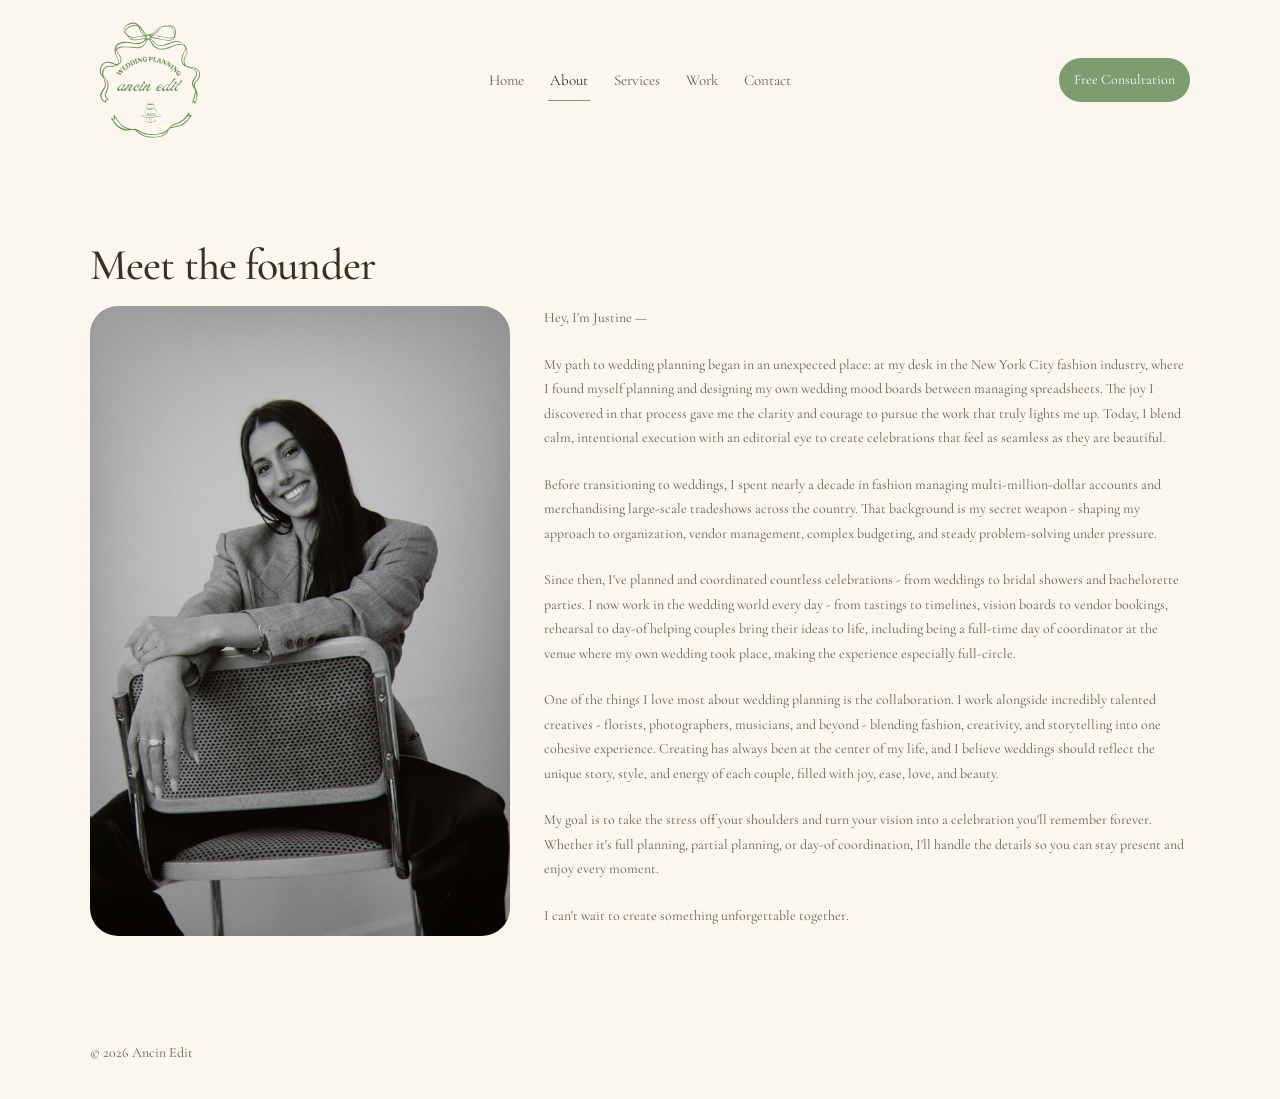
<file: about.html>
<!doctype html>
<html lang="en">
<head>
<meta charset="utf-8">
<meta name="viewport" content="width=device-width, initial-scale=1">

<title>About | Ancin Edit</title>

<link rel="preconnect" href="https://fonts.googleapis.com">
<link rel="preconnect" href="https://fonts.gstatic.com" crossorigin>

<link href="https://fonts.googleapis.com/css2?family=Ballet:opsz@16..72&family=Cormorant+Garamond:wght@300;400;500;600&display=swap" rel="stylesheet">

<link rel="stylesheet" href="styles.css">

<style>
.founder-layout{
  display: grid;
  grid-template-columns: 420px 1fr;
  gap: 34px;
  align-items: start;
  margin-top: 18px;
}

.founder-photo-wrap{
  width: 100%;
}

.founder-photo{
  width: 100%;
  max-width: 420px;
  height: auto;
  display: block;
  border-radius: 28px;
}

.founder-text{
  max-width: 820px;
}

.founder-text p{
  color: var(--muted);
  margin: 0 0 22px 0;
  line-height: 1.75;
}

.founder-text p:last-child{
  margin-bottom: 0;
}

.mission-section{
  margin-top: 40px;
}

.mission-card h3{
  margin-top: 0;
  margin-bottom: 14px;
}

.mission-card p{
  margin: 0;
  color: var(--muted);
  line-height: 1.75;
}

@media (max-width: 1100px){
  .founder-layout{
    grid-template-columns: 360px 1fr;
    gap: 28px;
  }

  .founder-photo{
    max-width: 360px;
  }
}

@media (max-width: 900px){
  .founder-layout{
    grid-template-columns: 1fr;
  }

  .founder-photo{
    max-width: 100%;
  }

  .founder-text{
    max-width: 100%;
  }
}
</style>

</head>

<body>

<header class="site-header">
  <div class="container nav">
    <a class="brand" href="index.html" aria-label="Ancín Edit Home">
      <img src="images/ancin-edit-logo.svg" alt="Ancín Edit logo">
    </a>

    <nav class="nav-links" aria-label="Primary navigation">
      <a href="index.html">Home</a>
      <a href="about.html" class="active">About</a>
      <a href="services.html">Services</a>
      <a href="work.html">Work</a>
      <a href="contact.html">Contact</a>
</nav>

<button class="menu-toggle" type="button" aria-label="Open menu" aria-expanded="false">
  <span></span>
  <span></span>
  <span></span>
</button>

<div class="nav-cta">
      <a class="btn primary" href="contact.html#contact-form">Free Consultation</a>
    </div>
  </div>
</header>

<main>
  <section class="section">
    <div class="container">

      <h1 class="h1" style="margin-top:10px;">Meet the founder</h1>

<div class="founder-layout">

  <img
    class="founder-photo"
    src="images/Tezza-4667.jpeg"
    alt="Portrait of Justine"
  >

  <div class="founder-text">
  <p>Hey, I'm Justine —</p>

  <p>
    My path to wedding planning began in an unexpected place: at my desk in the New York City fashion industry, where I found myself planning and designing my own wedding mood boards between managing spreadsheets. The joy I discovered in that process gave me the clarity and courage to pursue the work that truly lights me up. Today, I blend calm, intentional execution with an editorial eye to create celebrations that feel as seamless as they are beautiful.
  </p>

  <p>
    Before transitioning to weddings, I spent nearly a decade in fashion managing multi-million-dollar accounts and merchandising large-scale tradeshows across the country. That background is my secret weapon - shaping my approach to organization, vendor management, complex budgeting, and steady problem-solving under pressure.
  </p>

  <p>
    Since then, I've planned and coordinated countless celebrations - from weddings to bridal showers and bachelorette parties. I now work in the wedding world every day - from tastings to timelines, vision boards to vendor bookings, rehearsal to day-of helping couples bring their ideas to life, including being a full-time day of coordinator at the venue where my own wedding took place, making the experience especially full-circle.
  </p>

  <p>
    One of the things I love most about wedding planning is the collaboration. I work alongside incredibly talented creatives - florists, photographers, musicians, and beyond - blending fashion, creativity, and storytelling into one cohesive experience. Creating has always been at the center of my life, and I believe weddings should reflect the unique story, style, and energy of each couple, filled with joy, ease, love, and beauty.
  </p>

  <p>
    My goal is to take the stress off your shoulders and turn your vision into a celebration you'll remember forever. Whether it's full planning, partial planning, or day-of coordination, I'll handle the details so you can stay present and enjoy every moment.
  </p>

  <p>
    I can't wait to create something unforgettable together.
  </p>
</div>

</div>

    </div>
  </section>
</main>

<footer class="footer">
  <div class="container">
    © <span id="y"></span> Ancin Edit
  </div>
</footer>

<script>
document.getElementById("y").textContent = new Date().getFullYear();
</script>

<script src="script.js"></script>

</body>
</html>
</file>
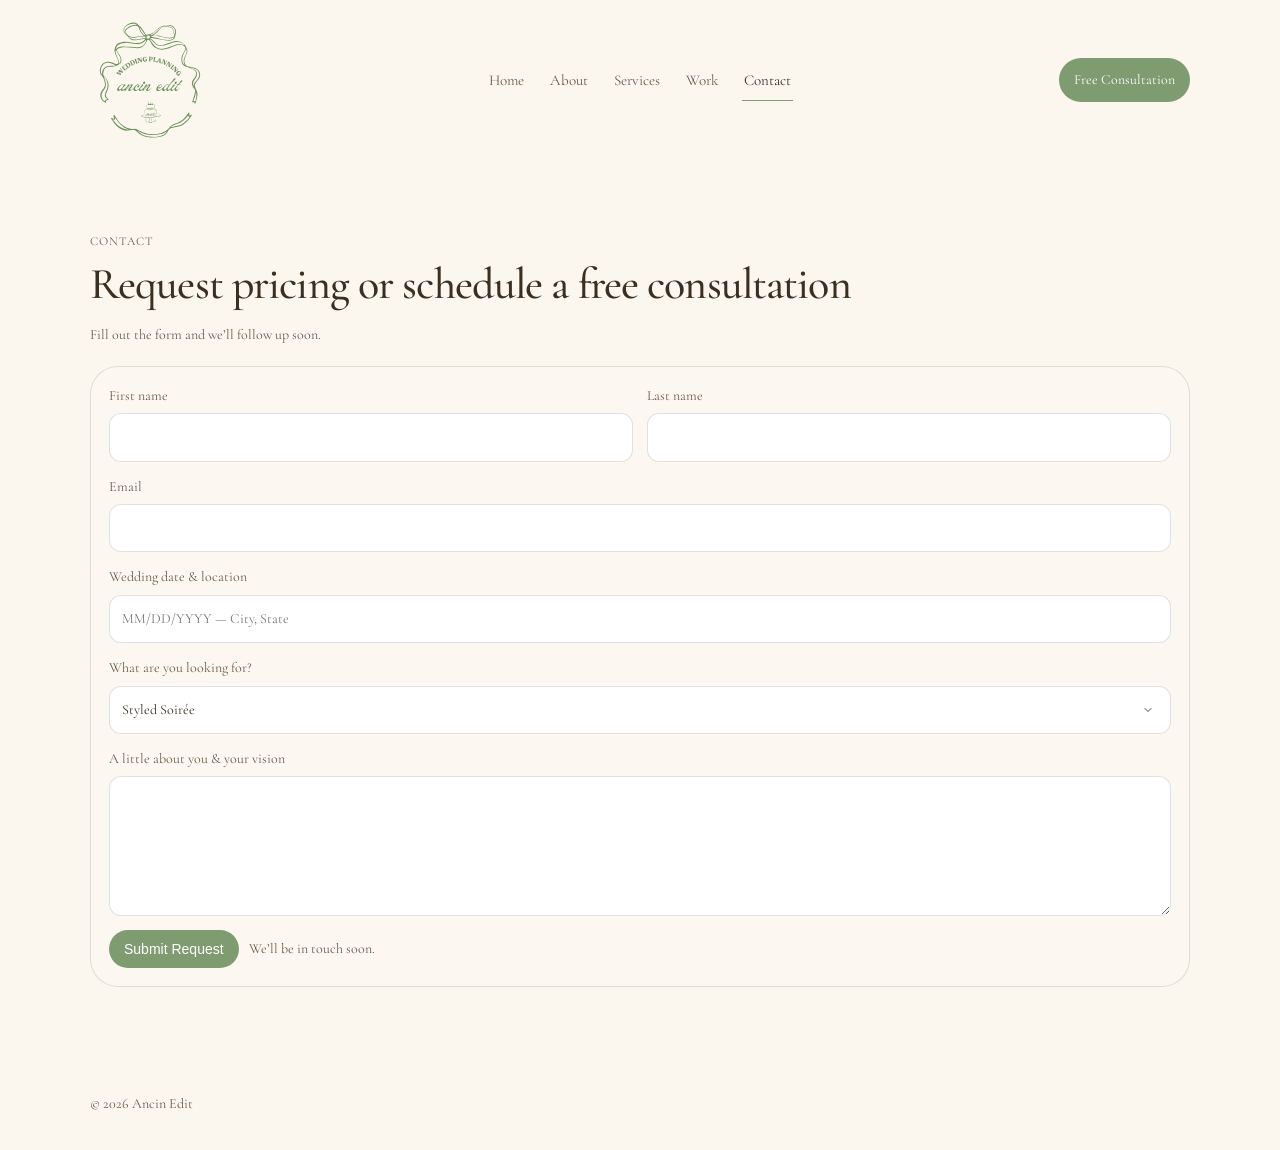
<file: contact.html>
<!doctype html>
<html lang="en">
<head>
  <meta charset="utf-8" />
  <meta name="viewport" content="width=device-width, initial-scale=1" />
  <title>Contact | Ancin Edit</title>

  <link rel="preconnect" href="https://fonts.googleapis.com">
  <link rel="preconnect" href="https://fonts.gstatic.com" crossorigin>
  <link href="https://fonts.googleapis.com/css2?family=Ballet:opsz@16..72&family=Cormorant+Garamond:wght@300;400;500;600&display=swap" rel="stylesheet">

  <link rel="stylesheet" href="styles.css" />
</head>
<body>
<header class="site-header">
  <div class="container nav">
    <a class="brand" href="index.html" aria-label="Ancín Edit Home">
      <img src="images/ancin-edit-logo.svg" alt="Ancín Edit logo">
    </a>
    <nav class="nav-links" aria-label="Primary navigation">
      <a href="index.html">Home</a>
      <a href="about.html">About</a>
      <a href="services.html">Services</a>
      <a href="work.html">Work</a>
      <a href="contact.html" class="active">Contact</a>
    </nav>

<button class="menu-toggle" type="button" aria-label="Open menu" aria-expanded="false">
  <span></span>
  <span></span>
  <span></span>
</button>

<div class="nav-cta">
      <a class="btn primary" href="#contact-form">Free Consultation</a>
    </div>
  </div>
</header>
<main>
  <section class="section">
    <div class="container">
      <div class="eyebrow">Contact</div>
      <h1 class="h1" style="margin-top:10px;">Request pricing or schedule a free consultation</h1>
      <p class="subhead">Fill out the form and we’ll follow up soon.</p>
      <div id="contact-form" class="card" style="margin-top:18px;">
        <form id="contactForm" class="form" action="https://formspree.io/f/mzdyoadv" method="POST">
          <input type="hidden" name="_next" value="https://ancinedit.com/thank-you.html">
          <div class="field">
            <label for="first">First name</label>
            <input id="first" name="firstName" type="text" required />
          </div>
          <div class="field">
            <label for="last">Last name</label>
            <input id="last" name="lastName" type="text" required />
          </div>
          <div class="field full">
            <label for="email">Email</label>
            <input id="email" name="email" type="email" required />
          </div>
          <div class="field full">
            <label for="date">Wedding date & location</label>
            <input id="date" name="weddingDateLocation" type="text" placeholder="MM/DD/YYYY — City, State" />
          </div>
          <div class="field full">
            <label for="service">What are you looking for?</label>
            <select id="service" name="serviceType">
              <option>Styled Soirée</option>
              <option>The Final Fling Edit</option>
              <option>The Elopement Edit</option>
              <option>The Wedding Day Edit</option>
              <option>The Final Months Edit</option>
              <option>The Full Planning Edit</option>
              <option>The Custom Edit</option>
              <option>Not sure yet</option>
            </select>
          </div>
          <div class="field full">
            <label for="msg">A little about you & your vision</label>
            <textarea id="msg" name="message"></textarea>
          </div>
          <div class="full" style="display:flex; gap:10px; align-items:center; justify-content:flex-start; flex-wrap:wrap;">
            <button class="btn primary" type="submit">Submit Request</button>
            <span class="note">We’ll be in touch soon.</span>
          </div>
        </form>
      </div>
      <!--
Future Calendly section:
If Ancín Edit adds online booking later, place the Calendly inline embed here.

Example:
<div id="book" class="section" style="padding-bottom:0;">
  <div class="eyebrow">Free consultation</div>
  <h2 style="margin:10px 0 10px;">Book a time that works for you</h2>

  <div class="card">
    Calendly embed code goes here.
  </div>
</div>
-->
</div>
</section>
</main>
<footer class="footer">
  <div class="container">© <span id="y"></span> Ancin Edit</div>
</footer>
<script>document.getElementById('y').textContent=new Date().getFullYear();</script>
<script src="script.js"></script>
</body>
</html>
</file>
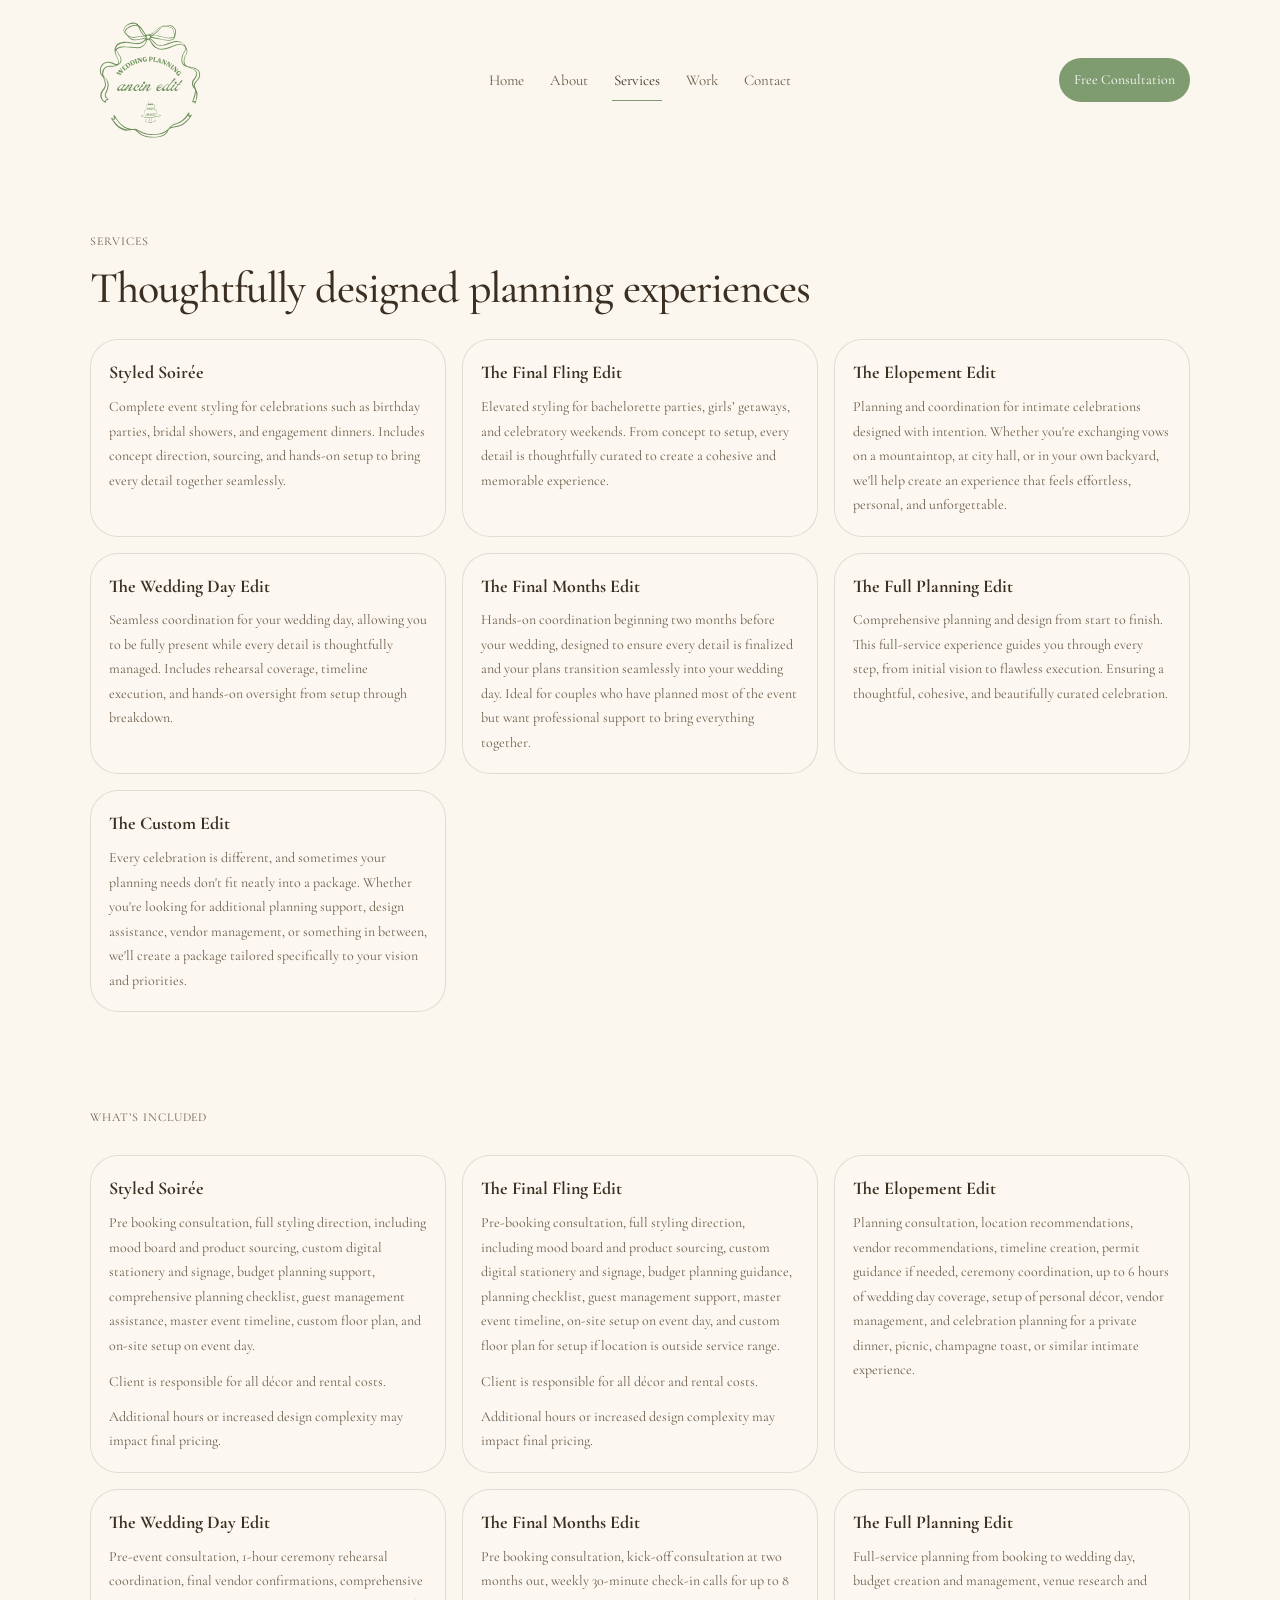
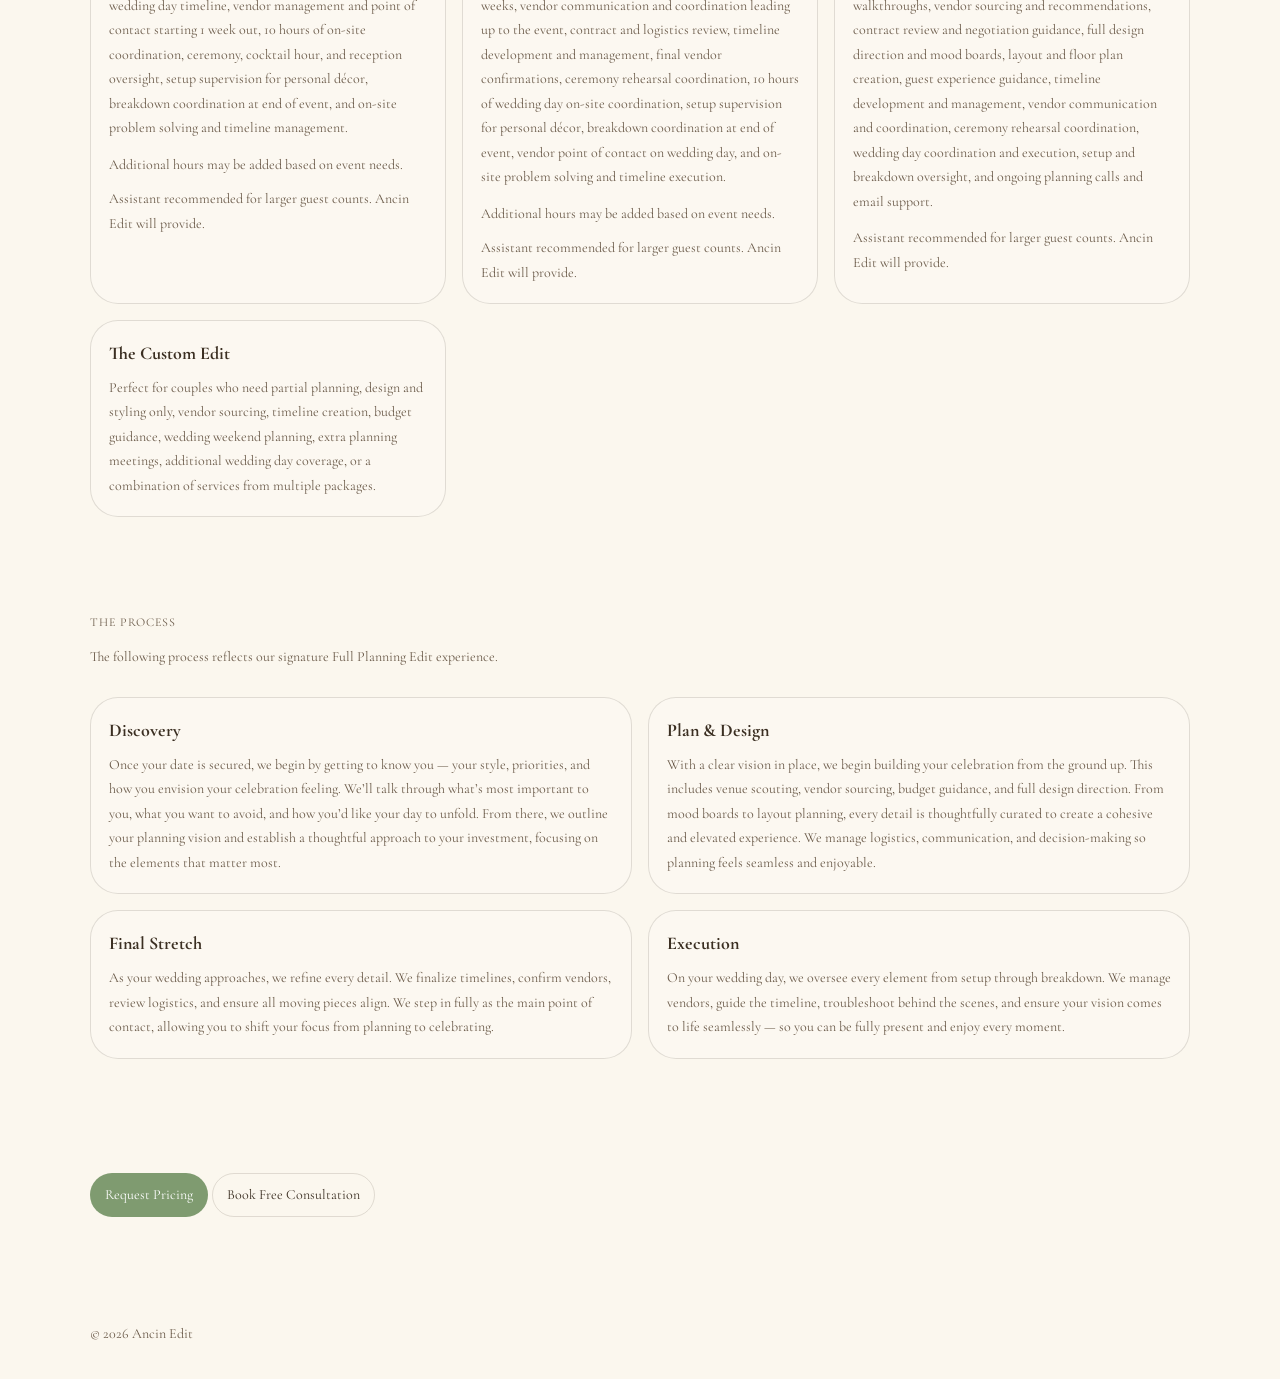
<file: services.html>
<!doctype html>
<html lang="en">
<head>
  <meta charset="utf-8" />
  <meta name="viewport" content="width=device-width, initial-scale=1" />
  <title>Services | Ancin Edit</title>

  <link rel="preconnect" href="https://fonts.googleapis.com">
  <link rel="preconnect" href="https://fonts.gstatic.com" crossorigin>
  <link href="https://fonts.googleapis.com/css2?family=Ballet:opsz@16..72&family=Cormorant+Garamond:wght@300;400;500;600&display=swap" rel="stylesheet">

  <link rel="stylesheet" href="styles.css" />
</head>
<body>

<header class="site-header">
  <div class="container nav">
    <a class="brand" href="index.html">
      <img src="images/ancin-edit-logo.svg" alt="Ancin Edit logo">
    </a>

    <nav class="nav-links" aria-label="Primary navigation">
      <a href="index.html">Home</a>
      <a href="about.html">About</a>
      <a href="services.html" class="active">Services</a>
      <a href="work.html">Work</a>
      <a href="contact.html">Contact</a>
    </nav>

<button class="menu-toggle" type="button" aria-label="Open menu" aria-expanded="false">
  <span></span>
  <span></span>
  <span></span>
</button>

<div class="nav-cta">
      <a class="btn primary" href="contact.html#contact-form">Free Consultation</a>
    </div>
  </div>
</header>

<main>

  <section class="section">
    <div class="container">
      <div class="eyebrow">Services</div>
      <h1 class="h1" style="margin-top:14px;">Thoughtfully designed planning experiences</h1>

      <div class="grid-3" style="margin-top:28px;">

        <div class="card">
          <h3>Styled Soirée</h3>
          <p>Complete event styling for celebrations such as birthday parties, bridal showers, and engagement dinners. Includes concept direction, sourcing, and hands-on setup to bring every detail together seamlessly.</p>
        </div>

        <div class="card">
          <h3>The Final Fling Edit</h3>
          <p>Elevated styling for bachelorette parties, girls’ getaways, and celebratory weekends. From concept to setup, every detail is thoughtfully curated to create a cohesive and memorable experience.</p>
        </div>

        <div class="card">
          <h3>The Elopement Edit</h3>
          <p>Planning and coordination for intimate celebrations designed with intention. Whether you're exchanging vows on a mountaintop, at city hall, or in your own backyard, we'll help create an experience that feels effortless, personal, and unforgettable.</p>
        </div>

        <div class="card">
          <h3>The Wedding Day Edit</h3>
          <p>Seamless coordination for your wedding day, allowing you to be fully present while every detail is thoughtfully managed. Includes rehearsal coverage, timeline execution, and hands-on oversight from setup through breakdown.</p>
        </div>

        <div class="card">
          <h3>The Final Months Edit</h3>
          <p>Hands-on coordination beginning two months before your wedding, designed to ensure every detail is finalized and your plans transition seamlessly into your wedding day. Ideal for couples who have planned most of the event but want professional support to bring everything together.</p>
        </div>

        <div class="card">
          <h3>The Full Planning Edit</h3>
          <p>Comprehensive planning and design from start to finish. This full-service experience guides you through every step, from initial vision to flawless execution. Ensuring a thoughtful, cohesive, and beautifully curated celebration.</p>
        </div>

        <div class="card">
          <h3>The Custom Edit</h3>
          <p>Every celebration is different, and sometimes your planning needs don't fit neatly into a package. Whether you're looking for additional planning support, design assistance, vendor management, or something in between, we'll create a package tailored specifically to your vision and priorities.</p>
        </div>

      </div>
    </div>
  </section>

  <section class="section" style="padding-top:24px;">
    <div class="container">
      <div class="eyebrow">What’s Included</div>

      <div class="grid-3" style="margin-top:28px;">

        <div class="card">
          <h3>Styled Soirée</h3>
          <p>Pre booking consultation, full styling direction, including mood board and product sourcing, custom digital stationery and signage, budget planning support, comprehensive planning checklist, guest management assistance, master event timeline, custom floor plan, and on-site setup on event day.</p>
          <p style="margin-top:12px;">Client is responsible for all décor and rental costs.</p>
          <p style="margin-top:10px;">Additional hours or increased design complexity may impact final pricing.</p>
        </div>

        <div class="card">
          <h3>The Final Fling Edit</h3>
          <p>Pre-booking consultation, full styling direction, including mood board and product sourcing, custom digital stationery and signage, budget planning guidance, planning checklist, guest management support, master event timeline, on-site setup on event day, and custom floor plan for setup if location is outside service range.</p>
          <p style="margin-top:12px;">Client is responsible for all décor and rental costs.</p>
          <p style="margin-top:10px;">Additional hours or increased design complexity may impact final pricing.</p>
        </div>

        <div class="card">
          <h3>The Elopement Edit</h3>
          <p>Planning consultation, location recommendations, vendor recommendations, timeline creation, permit guidance if needed, ceremony coordination, up to 6 hours of wedding day coverage, setup of personal décor, vendor management, and celebration planning for a private dinner, picnic, champagne toast, or similar intimate experience.</p>
        </div>

        <div class="card">
          <h3>The Wedding Day Edit</h3>
          <p>Pre-event consultation, 1-hour ceremony rehearsal coordination, final vendor confirmations, comprehensive wedding day timeline, vendor management and point of contact starting 1 week out, 10 hours of on-site coordination, ceremony, cocktail hour, and reception oversight, setup supervision for personal décor, breakdown coordination at end of event, and on-site problem solving and timeline management.</p>
          <p style="margin-top:12px;">Additional hours may be added based on event needs.</p>
          <p style="margin-top:10px;">Assistant recommended for larger guest counts. Ancin Edit will provide.</p>
        </div>

        <div class="card">
          <h3>The Final Months Edit</h3>
          <p>Pre booking consultation, kick-off consultation at two months out, weekly 30-minute check-in calls for up to 8 weeks, vendor communication and coordination leading up to the event, contract and logistics review, timeline development and management, final vendor confirmations, ceremony rehearsal coordination, 10 hours of wedding day on-site coordination, setup supervision for personal décor, breakdown coordination at end of event, vendor point of contact on wedding day, and on-site problem solving and timeline execution.</p>
          <p style="margin-top:12px;">Additional hours may be added based on event needs.</p>
          <p style="margin-top:10px;">Assistant recommended for larger guest counts. Ancin Edit will provide.</p>
        </div>

        <div class="card">
          <h3>The Full Planning Edit</h3>
          <p>Full-service planning from booking to wedding day, budget creation and management, venue research and walkthroughs, vendor sourcing and recommendations, contract review and negotiation guidance, full design direction and mood boards, layout and floor plan creation, guest experience guidance, timeline development and management, vendor communication and coordination, ceremony rehearsal coordination, wedding day coordination and execution, setup and breakdown oversight, and ongoing planning calls and email support.</p>
          <p style="margin-top:12px;">Assistant recommended for larger guest counts. Ancin Edit will provide.</p>
        </div>

        <div class="card">
          <h3>The Custom Edit</h3>
          <p>Perfect for couples who need partial planning, design and styling only, vendor sourcing, timeline creation, budget guidance, wedding weekend planning, extra planning meetings, additional wedding day coverage, or a combination of services from multiple packages.</p>
        </div>

      </div>
    </div>
  </section>

  <section class="section" style="padding-top:24px;">
    <div class="container">
      <div class="eyebrow">The Process</div>
      <p class="subhead" style="max-width:720px; margin:12px 0 24px; font-size:14px;">
  The following process reflects our signature Full Planning Edit experience.
</p>

      <div class="grid-3" style="margin-top:28px; grid-template-columns: repeat(2, 1fr);">
        <div class="card">
          <h3>Discovery</h3>
          <p>Once your date is secured, we begin by getting to know you — your style, priorities, and how you envision your celebration feeling. We’ll talk through what’s most important to you, what you want to avoid, and how you’d like your day to unfold. From there, we outline your planning vision and establish a thoughtful approach to your investment, focusing on the elements that matter most.</p>
        </div>

        <div class="card">
          <h3>Plan & Design</h3>
          <p>With a clear vision in place, we begin building your celebration from the ground up. This includes venue scouting, vendor sourcing, budget guidance, and full design direction. From mood boards to layout planning, every detail is thoughtfully curated to create a cohesive and elevated experience. We manage logistics, communication, and decision-making so planning feels seamless and enjoyable.</p>
        </div>

        <div class="card">
          <h3>Final Stretch</h3>
          <p>As your wedding approaches, we refine every detail. We finalize timelines, confirm vendors, review logistics, and ensure all moving pieces align. We step in fully as the main point of contact, allowing you to shift your focus from planning to celebrating.</p>
        </div>

        <div class="card">
          <h3>Execution</h3>
          <p>On your wedding day, we oversee every element from setup through breakdown. We manage vendors, guide the timeline, troubleshoot behind the scenes, and ensure your vision comes to life seamlessly — so you can be fully present and enjoy every moment.</p>
        </div>
      </div>
    </div>
  </section>

  <section class="section" style="padding-top:24px;">
    <div class="container">
      <div style="margin-top:18px;">
        <a class="btn primary" href="contact.html">Request Pricing</a>
        <a class="btn" href="contact.html#contact-form">Book Free Consultation</a>
      </div>
    </div>
  </section>

</main>

<footer class="footer">
  <div class="container">
    © <span id="y"></span> Ancin Edit
  </div>
</footer>

<script>
  document.getElementById("y").textContent = new Date().getFullYear();
</script>

<script src="script.js"></script>

</body>
</html>
</file>
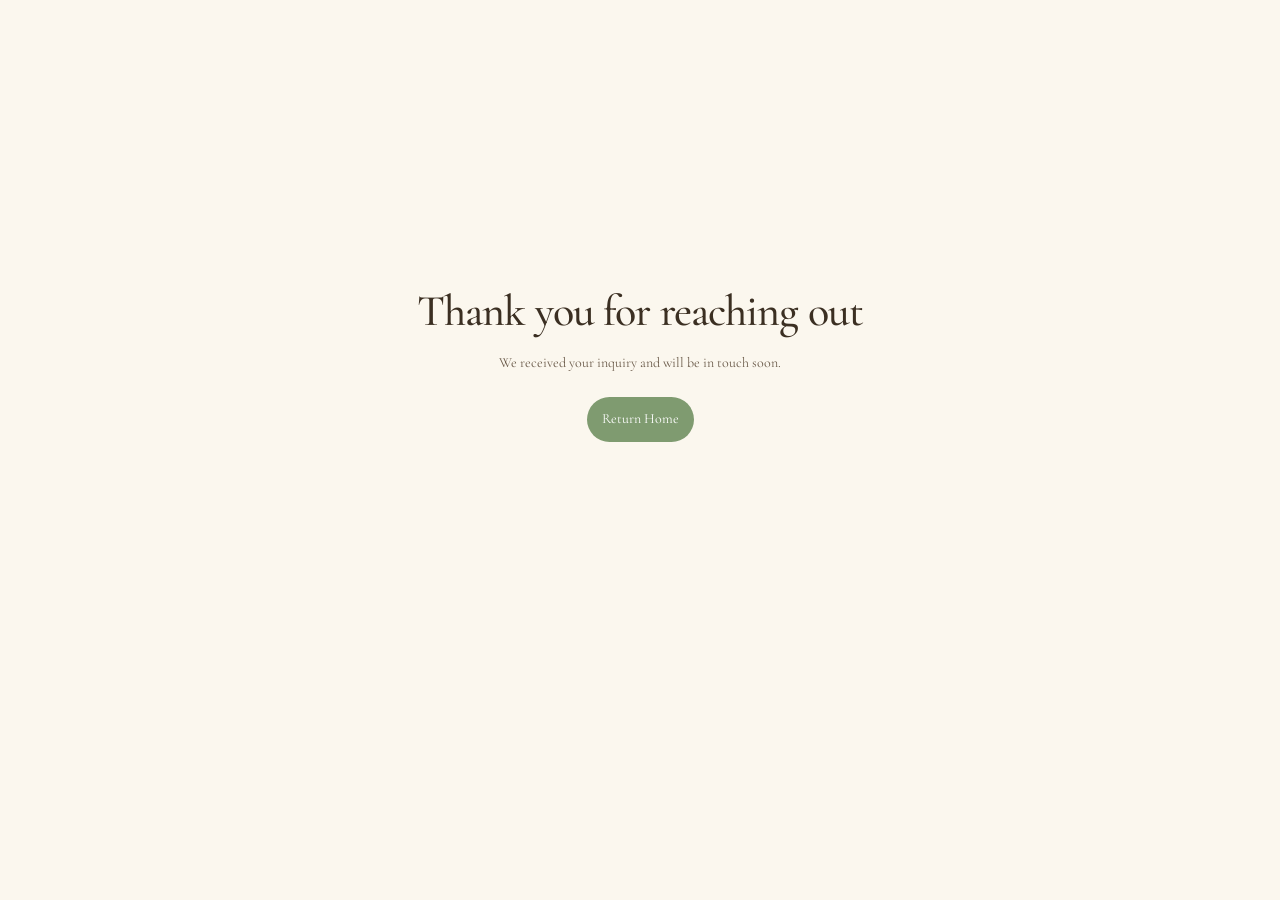
<file: thank-you.html>
<!doctype html>
<html lang="en">
<head>
  <meta charset="utf-8" />
  <meta name="viewport" content="width=device-width, initial-scale=1" />
  <title>Thank You | Ancin Edit</title>

  <link rel="preconnect" href="https://fonts.googleapis.com">
  <link rel="preconnect" href="https://fonts.gstatic.com" crossorigin>
  <link href="https://fonts.googleapis.com/css2?family=Ballet:opsz@16..72&family=Cormorant+Garamond:wght@300;400;500;600&display=swap" rel="stylesheet">

  <link rel="stylesheet" href="styles.css" />
</head>

<body>
  <main>
  <section class="section" style="min-height:80vh; display:flex; align-items:center;">
    <div class="container" style="text-align:center;">

      <h1 class="h1" style="margin-top:10px;">Thank you for reaching out</h1>

      <p class="subhead" style="margin: 0 auto; max-width:420px;">
        We received your inquiry and will be in touch soon.
      </p>

      <div style="margin-top:22px;">
        <a class="btn primary" href="index.html">Return Home</a>
      </div>

    </div>
  </section>
</main>

  <script>
    document.body.classList.add("is-loaded");
  </script>
</body>
</html>
</file>
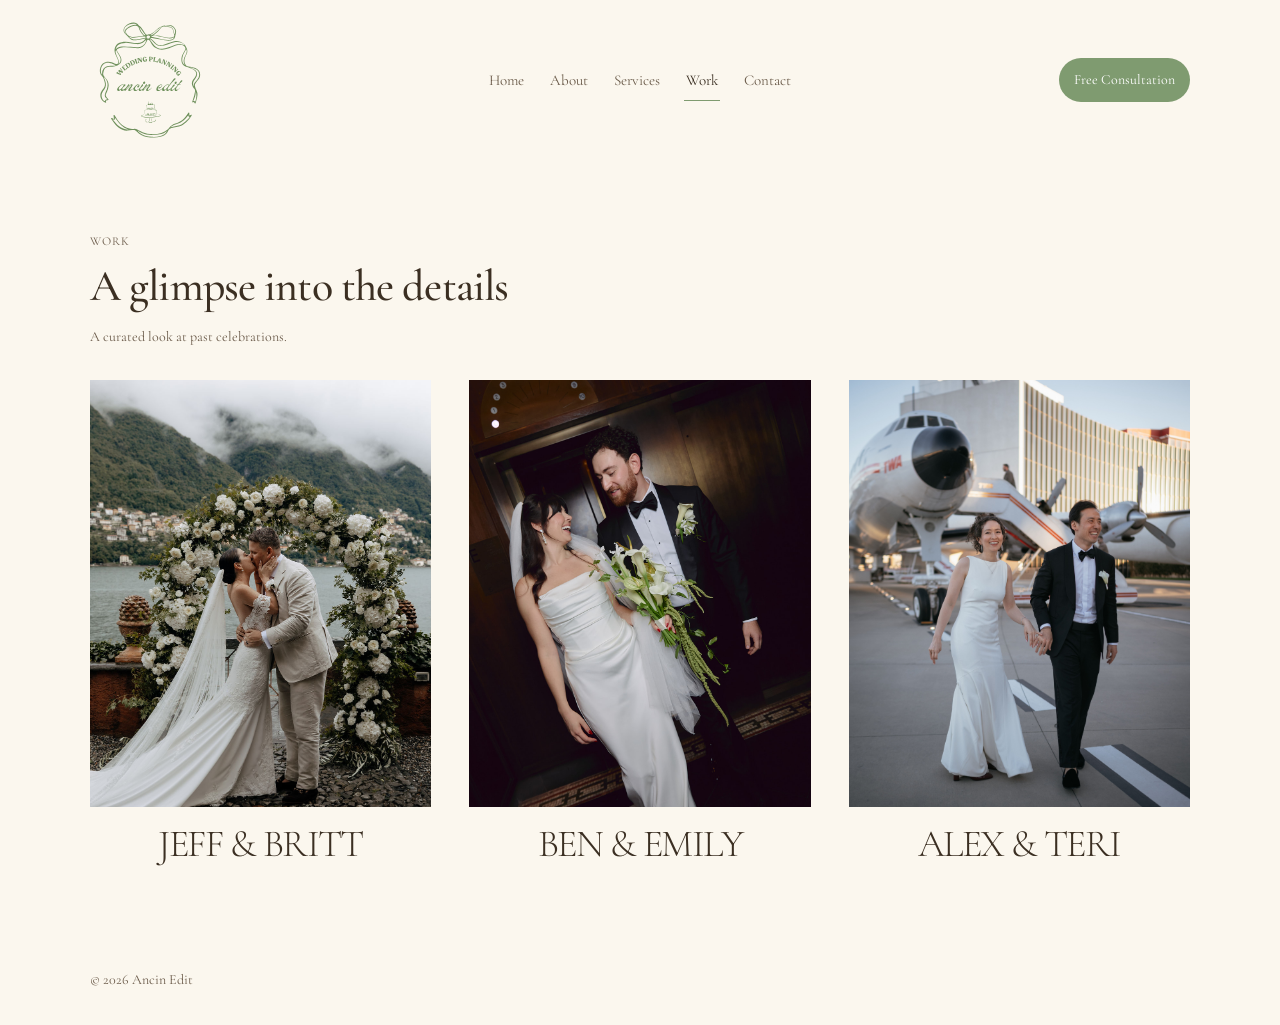
<file: work.html>
<!doctype html>
<html lang="en">
<head>
  <meta charset="utf-8" />
  <meta name="viewport" content="width=device-width, initial-scale=1" />
  <title>Work | Ancin Edit</title>

  <link rel="preconnect" href="https://fonts.googleapis.com">
  <link rel="preconnect" href="https://fonts.gstatic.com" crossorigin>
  <link href="https://fonts.googleapis.com/css2?family=Ballet:opsz@16..72&family=Cormorant+Garamond:wght@300;400;500;600&display=swap" rel="stylesheet">

  <link rel="stylesheet" href="styles.css" />
</head>
<body>

<header class="site-header">
  <div class="container nav">

    <a class="brand" href="index.html">
      <img src="images/ancin-edit-logo.svg" alt="Ancín Edit logo">
    </a>

    <nav class="nav-links">
      <a href="index.html">Home</a>
      <a href="about.html">About</a>
      <a href="services.html">Services</a>
      <a href="work.html" class="active">Work</a>
      <a href="contact.html">Contact</a>
    </nav>

    <button class="menu-toggle" type="button" aria-label="Open menu" aria-expanded="false">
      <span></span>
      <span></span>
      <span></span>
    </button>

    <div class="nav-cta">
      <a class="btn primary" href="contact.html#book">
        Free Consultation
      </a>
    </div>

  </div>
</header>

<main>

  <section class="section">

    <div class="container">

      <div class="eyebrow">Work</div>

      <h1 class="h1">
        A glimpse into the details
      </h1>

      <p class="subhead">
        A curated look at past celebrations.
      </p>

<div class="album-grid">

  <a class="album-card" href="jeff-britt.html">
    <div class="album-image">
      <img src="images/jeff-britt/cover.jpg" alt="Jeff & Britt Wedding">
    </div>
    <div class="album-title">JEFF &amp; BRITT</div>
  </a>

  <a class="album-card" href="ben-emily.html">
    <div class="album-image">
      <img src="images/ben-emily/cover.jpg" alt="Ben & Emily Wedding">
    </div>
    <div class="album-title">BEN &amp; EMILY</div>
  </a>

<a class="album-card" href="alex-teri.html">
  <div class="album-image">
    <img src="images/alex-teri/cover.jpg" alt="Alex &amp; Teri Wedding">
  </div>
  <div class="album-title">ALEX &amp; TERI</div>
</a>

</div>

    </div>

  </section>

</main>

<footer class="footer">
  <div class="container">
    © <span id="y"></span> Ancin Edit
  </div>
</footer>

<script>
document.getElementById("y").textContent =
  new Date().getFullYear();
</script>

<script src="script.js"></script>

</body>
</html>
</file>
<file: styles.css>
/* =========
   Theme
========= */
:root{
  --bg: #fbf7ee;      /* cream */
  --text: #3b2f22;    /* brown */
  --muted: #6b5b4a;   /* softer brown */
  --accent: #7f9b70;  /* green */
  --card: rgba(251,247,238,0.65); /* cream tint, not white */
  --border: rgba(59,47,34,0.14);  /* softer border */
}

@font-face {
  font-family: "Citadel";
  src: url("fonts/CitadelScriptStd.otf") format("opentype");
  font-weight: normal;
  font-style: normal;
}

*{ box-sizing:border-box; }

html{ scroll-behavior:smooth; }

body{
  margin:0;
  font-family: "Cormorant Garamond", ui-serif, Georgia, "Times New Roman", serif;
  color:var(--text);
  background:var(--bg);
  line-height:1.6;
}

/* =========
   Base elements
========= */
a{ color:inherit; text-decoration:none; }
a:hover{ opacity:0.85; }

.container{
  width:min(1100px, calc(100% - 48px));
  margin:0 auto;
}

.section{
  padding:72px 0;
}

.eyebrow{
  letter-spacing:0.08em;
  text-transform:uppercase;
  font-size:12px;
  color:var(--muted);
}

/* =========
   Header / Nav
========= */
.site-header{
  position:sticky;
  top:0;
  z-index:50;
  background: rgba(251,247,238,0.86);
  backdrop-filter: blur(10px);
}

.nav{
  display:flex;
  align-items:center;
  padding:20px 0;
  gap:16px;
}

.brand{
  display:flex;
  align-items:center;
  gap:12px;
  flex:1;
  min-width:0;
}

.brand img{
  height:120px;
  width:auto;
  display:block;
  filter: contrast(1.15) saturate(1.1);
}

.nav-links{
  display:flex;
  gap:22px;
  align-items:center;
  justify-content:center;
  font-size:15px;
  color:var(--muted);
}

.nav-links a{
  padding:8px 2px;
  border-bottom:1px solid transparent;
  transition: border-color 200ms ease, color 200ms ease;
}

.nav-links a.active,
.nav-links a:hover{
  color:var(--text);
  border-color: var(--accent);
}

.nav-cta{
  display:flex;
  justify-content:flex-end;
  align-items:center;
  gap:10px;
  flex:1;
  min-width:0;
}

/* =========
   Buttons
========= */
.btn{
  display:inline-flex;
  align-items:center;
  justify-content:center;
  padding:10px 14px;
  border-radius:999px;
  border:1px solid var(--border);
  background:transparent;
  font-size:14px;
  transition: transform 200ms ease, background 200ms ease, border-color 200ms ease;
  cursor:pointer;
}

.btn:hover{
  transform: translateY(-1px);
  border-color: rgba(127,155,112,0.75);
}

.btn.primary{
  background: var(--accent);
  color:#fff;
  border-color: transparent;
}

.btn.primary:hover{
  background: #6f8f61;
}

/* =========
   Hero
========= */
.hero{
  padding:78px 0 40px;
}

.hero-grid{
  display:grid;
  grid-template-columns: 1.2fr 0.8fr;
  gap:32px;
  align-items:center;
}

.h1{
  font-size: clamp(24px, 3.6vw, 44px);
  line-height: 1.05;
  margin: 12px 0 16px;
  font-weight: 500;
  letter-spacing: -0.02em;
}

.subhead{
  color: var(--muted);
  font-size: 14px;
  line-height: 1.75;
  max-width: 58ch;
}

.hero-card{
  background: transparent;
  border:1px solid var(--border);
  border-radius:22px;
  padding:18px;
}

.hero-card .mini{
  color:var(--muted);
  font-size:14px;
  margin:0 0 10px;
}

.list{
  margin:0;
  padding-left:18px;
  color:var(--text);
}

.list li{
  margin:8px 0;
  font-size:14px;
  line-height:1.75;
}

/* =========
   Grids / Cards
========= */
.grid-3{
  display:grid;
  grid-template-columns: repeat(3, 1fr);
  gap:16px;
  align-items: stretch;
}

.card{
  background: rgba(255,255,255,0.22);
  border: 1px solid var(--border);
  border-radius: 28px;
  padding: 18px 18px;
  transition: transform 200ms ease, box-shadow 200ms ease;
}

.card h3{
  margin: 0 0 8px;
  font-size: 18px;
}

.card p{
  margin: 0;
  color: var(--muted);
  font-size: 14px;
  line-height: 1.75;
}

/* =========
   Gallery
========= */
.gallery{
  display:grid;
  grid-template-columns: repeat(3, 1fr);
  gap:12px;
}

.gallery .ph{
  border-radius:18px;
  border:1px solid var(--border);
  overflow:hidden;
  background: transparent;
  aspect-ratio: 4 / 3;
  display:flex;
  align-items:center;
  justify-content:center;
  color:var(--muted);
  font-size:14px;
}

.gallery-item{
  padding: 0;
  border: 0;
  background: transparent;
  cursor: pointer;
  width: 100%;
  text-align: left;
}

.gallery-item img{
  width: 100%;
  aspect-ratio: 4 / 3;
  object-fit: cover;
  display: block;
  border-radius: 18px;
  border: 1px solid var(--border);
}

.gallery-item:focus-visible{
  outline: 2px solid var(--accent);
  outline-offset: 4px;
  border-radius: 18px;
}

.placeholder-item{
  cursor: default;
}

.placeholder-item:focus-visible{
  outline: none;
}

/* =========
   Reviews
========= */
.reviews{
  display:grid;
  grid-template-columns: repeat(2, 1fr);
  gap:16px;
}

.quote{
  background: transparent;
  border:1px solid var(--border);
  border-radius:22px;
  padding:18px;
}

.quote p{
  margin:0 0 10px;
  color:var(--text);
  font-size:14px;
  line-height:1.75;
}

.quote .who{
  color:var(--muted);
  font-size:14px;
}

.single-review{
  grid-template-columns: 1fr;
}

.single-review .quote{
  max-width: 760px;
  margin: 0;
  padding: 24px;
}

.single-review .quote p{
  font-size:13px;
  line-height:1.65;
  margin-bottom:12px;
}

/* =========
   Form
========= */
.form{
  display:grid;
  grid-template-columns: 1fr 1fr;
  gap:14px;
}

.field{
  display:flex;
  flex-direction:column;
  gap:6px;
}

.field label{
  font-size:14px;
  color:var(--muted);
}

.field input,
.field textarea,
.field select{
  padding:12px 12px;
  border-radius:12px;
  border:1px solid var(--border);
  background:#fff;
  font:inherit;
  font-size:14px;
  color:var(--text);
}

.field select{
  appearance:none;
  -webkit-appearance:none;
  -moz-appearance:none;

  background-image:url("data:image/svg+xml,%3Csvg xmlns='http://www.w3.org/2000/svg' width='12' height='12' viewBox='0 0 24 24' fill='none' stroke='%233b2f22' stroke-width='1.8' stroke-linecap='round' stroke-linejoin='round'%3E%3Cpolyline points='6 9 12 15 18 9'%3E%3C/polyline%3E%3C/svg%3E");
  background-repeat:no-repeat;
  background-position:right 16px center;
  background-size:12px;

  padding-right:42px;
}

.field textarea{
  min-height:140px;
  resize:vertical;
}

.form .full{
  grid-column: 1 / -1;
}

.note{
  color:var(--muted);
  font-size:14px;
}

/* =========
   Footer
========= */
.footer{
  padding:34px 0;
  color:var(--muted);
  font-size:14px;
}

/* =========
   Founder Section
========= */
.founder-layout{
  display:grid;
  grid-template-columns: 420px 420px;
  gap:40px;
  align-items:start;
  margin-top:20px;
}

.founder-photo{
  width:100%;
  height:auto;
  border-radius:22px;
  display:block;
}

.founder-text{
  max-width:420px;
  max-height:620px;
  overflow:hidden;
}

.founder-text p{
  color:var(--muted);
  margin:0 0 18px;
  line-height:1.75;
  font-size:14px;
}

.founder-text p:last-child{
  margin-bottom:0;
}

.founder-text.card{
  border:none;
  padding:0;
  background:transparent;
}

/* =========
   Homepage title helper
========= */
.hero-title{
  max-width:none;
  font-size:clamp(24px, 3.6vw, 44px);
  white-space:nowrap;
}

@media (max-width: 1200px){
  .hero-title{
    white-space:normal;
  }
}

/* =========
   Lightbox
========= */
.lightbox{
  position: fixed;
  inset: 0;
  background: rgba(0,0,0,0.86);
  display: flex;
  align-items: center;
  justify-content: center;
  padding: 28px;
  opacity: 0;
  pointer-events: none;
  transition: opacity 220ms ease;
  z-index: 999;
}

.lightbox.active{
  opacity: 1;
  pointer-events: auto;
}

.lightbox img{
  max-width: min(1100px, 92vw);
  max-height: 88vh;
  width: auto;
  height: auto;
  border-radius: 18px;
  display: block;
}

.lightbox-close{
  position: absolute;
  top: 18px;
  right: 18px;
  width: 36px;
  height: 36px;
  border-radius: 999px;
  border: 1px solid rgba(255,255,255,0.2);
  background: rgba(255,255,255,0.04);
  color: rgba(255,255,255,0.8);
  font-size: 18px;
  font-weight: 300;
  display:flex;
  align-items:center;
  justify-content:center;
  line-height: 1;
  padding: 0;
  cursor: pointer;
  transition: all 180ms ease;
}

.lightbox-close:hover{
  background: rgba(255,255,255,0.12);
  border-color: rgba(255,255,255,0.35);
}

.lightbox-arrow{
  position: absolute;
  top: 50%;
  transform: translateY(-50%);
  width: 36px;
  height: 36px;
  border-radius: 999px;
  border: 1px solid rgba(255,255,255,0.2);
  background: rgba(255,255,255,0.04);
  color: rgba(255,255,255,0.85);
  font-size: 18px;
  font-weight: 300;
  display:flex;
  align-items:center;
  justify-content:center;
  line-height: 1;
  padding: 0;
  cursor: pointer;
  transition: all 180ms ease;
}

.lightbox-arrow:hover{
  background: rgba(255,255,255,0.12);
  border-color: rgba(255,255,255,0.35);
  transform: translateY(-50%) scale(1.05);
}

.lightbox-arrow.left{
  left: calc(50% - 600px);
}

.lightbox-arrow.right{
  right: calc(50% - 600px);
}

/* =========
   Responsive
========= */
@media (max-width: 900px){
  .founder-layout{
    grid-template-columns:1fr;
  }

  .founder-text{
    max-width:100%;
  }
}

@media (max-width: 860px){
   
   .founder-text{
  max-height:none;
  overflow:visible;
}
   
  .hero-grid{ grid-template-columns:1fr; }
  .grid-3{ grid-template-columns:1fr; }
  .gallery{ grid-template-columns:1fr 1fr; }
  .reviews{ grid-template-columns:1fr; }
  .form{ grid-template-columns:1fr; }

  .nav{
    justify-content:space-between;
  }

  .brand,
  .nav-cta{
    flex:0 0 auto;
  }

  .brand img{ height:68px; }
  .nav-links{ display:none; }
}

/* =========
   Homepage Hero Image
========= */

.hero-image{
  position:relative;
  width:100%;
  height:78vh;
  min-height:620px;
  overflow:hidden;
  background:#000;
}

.welcome-copy .subhead{
  font-size:16px;
  line-height:1.9;
}

.hero-image img{
  width:100%;
  height:100%;
  object-fit:cover;
  display:block;
}

.hero-image-overlay{
  position:absolute;
  inset:0;
  background:rgba(0,0,0,0.34);
  z-index:1;
}

.hero-image-content{
  position:absolute;
  inset:0;
  z-index:2;

  display:flex;
  align-items:center;
  justify-content:center;

  padding:40px;
  text-align:center;
}

.hero-image-content h1{
  max-width:1100px;

  color:#fff;
  text-shadow:0 2px 18px rgba(0,0,0,0.28);
  font-size:clamp(42px, 6vw, 92px);
  line-height:0.95;
  font-weight:300;
  letter-spacing:-0.03em;
  margin:0;

  text-wrap:balance;
}

@media (max-width: 860px){

  .hero-image{
    height:72vh;
    min-height:520px;
  }

  .hero-image-content{
    align-items:flex-end;
    padding:32px 24px 48px;
  }

  .hero-image-content h1{
    font-size:clamp(34px, 10vw, 54px);
    line-height:1;
  }

}

/* =========
   Mobile Menu + Mobile Layout
========= */
.menu-toggle{
  display:none;
}

@media (max-width: 860px){

  .hero-image{
  height:72vh;
  min-height:520px;
}

  .hero-image-content{
  padding:24px;
  justify-content:center;
  align-items:center;
  text-align:center;
}

  .hero-image-content h1{
  font-size:clamp(42px, 11vw, 64px);
  line-height:1;
  max-width:100%;
}
   
  .site-header{
    z-index:999;
  }

  .nav{
    position:relative;
    justify-content:space-between;
    align-items:center;
    padding:14px 0;
  }

  .brand,
  .nav-cta{
    flex:0 0 auto;
  }

  .brand img{
    height:92px;
  }

  .nav-cta{
    display:none;
  }

  .menu-toggle{
    display:flex;
    flex-direction:column;
    align-items:center;
    justify-content:center;
    gap:5px;
    width:52px;
    height:52px;
    margin-left:auto;
    border:1px solid var(--border);
    border-radius:999px;
    background:rgba(251,247,238,0.55);
    color:var(--text);
    cursor:pointer;
  }

  .menu-toggle span{
    width:20px;
    height:1px;
    background:var(--text);
    display:block;
    transition:transform 220ms ease, opacity 220ms ease;
  }

  .menu-toggle[aria-expanded="true"] span:nth-child(1){
    transform:translateY(6px) rotate(45deg);
  }

  .menu-toggle[aria-expanded="true"] span:nth-child(2){
    opacity:0;
  }

  .menu-toggle[aria-expanded="true"] span:nth-child(3){
    transform:translateY(-6px) rotate(-45deg);
  }

  .nav-links{
    display:flex;
    flex-direction:column;
    position:absolute;
    top:100%;
    left:0;
    right:0;
    margin-top:12px;
    background:rgba(251,247,238,0.98);
    backdrop-filter:blur(12px);
    border:1px solid var(--border);
    border-radius:28px;
    padding:12px 24px;
    gap:0;
    opacity:0;
    pointer-events:none;
    transform:translateY(-8px);
    transition:opacity 220ms ease, transform 220ms ease;
    z-index:999;
  }

  .nav-links.open{
    opacity:1;
    pointer-events:auto;
    transform:translateY(0);
  }

  .nav-links a{
    display:block;
    padding:17px 0;
    border-bottom:1px solid var(--border);
    color:var(--text) !important;
    text-decoration:none !important;
    font-size:22px;
  }

  .nav-links a:last-child{
    border-bottom:none;
  }

  .nav-links a.active{
    color:var(--accent) !important;
    border-color:var(--border);
  }

  .hero{
    padding-top:46px;
  }

  .section{
    padding:54px 0;
  }

  .container{
    width:min(1100px, calc(100% - 34px));
  }

  .h1{
    font-size:clamp(30px, 10vw, 42px);
    white-space:normal !important;
  }

  .subhead{
    font-size:15px;
  }

  .grid-3,
  .reviews,
  .form{
    grid-template-columns:1fr;
  }

  .gallery{
    grid-template-columns:1fr;
  }
}

/* =========
   Editorial Wedding Gallery Page
========= */

.wedding-gallery-page{
  padding:34px 0 72px;
}

.gallery-container{
  width:min(1500px, calc(100% - 48px));
  margin:0 auto;
}

.wedding-gallery-heading{
  text-align:center;
  margin-bottom:34px;
}

.wedding-gallery-heading h1{
  font-size:clamp(42px, 5vw, 76px);
  line-height:1;
  font-weight:300;
  margin:0;
  letter-spacing:-0.02em;
}

.script-location{
  font-family:"Citadel";
  font-size:37px;
  line-height:1;
  margin:6px 0 0;
}

.captured{
  font-size:12px;
  letter-spacing:.12em;
  margin:10px 0 0;
  color:var(--muted);
}

.editorial-gallery{
  display:grid;
  grid-template-columns:repeat(3, 1fr);
  gap:10px;
  align-items:start;
}

.editorial-gallery .gallery-item{
  border:0;
  padding:0;
  background:transparent;
  cursor:pointer;
  width:100%;
  height:360px;
  overflow:hidden;
}

.editorial-gallery .gallery-item img{
  width:100%;
  height:100%;
  object-fit:cover;
  display:block;
  border:0;
  border-radius:0;
  aspect-ratio:auto;
}

.editorial-gallery .gallery-item.small{
  height:320px;
}

.editorial-gallery .gallery-item.medium{
  height:420px;
}

.editorial-gallery .gallery-item.landscape{
  height:355px;
}

.landscape-stack{
  display:grid;
  grid-template-rows:1fr 1fr;
  gap:10px;
  height:720px; /* 355 + 355 + 10 gap */
}

.landscape-stack .gallery-item{
  height:100% !important;
}

.editorial-gallery .gallery-item.tall{
  height:720px;
}

.editorial-gallery .gallery-item.large{
  height:620px;
}

@media (max-width:860px){
  .gallery-container{
    width:min(1100px, calc(100% - 28px));
  }

  .editorial-gallery{
    grid-template-columns:1fr;
  }

.editorial-gallery .gallery-item,
.editorial-gallery .gallery-item.small,
.editorial-gallery .gallery-item.medium,
.editorial-gallery .gallery-item.landscape,
.editorial-gallery .gallery-item.tall,
.editorial-gallery .gallery-item.large{
  height:auto;
}

}

/* =========
   Album Landing Page
========= */

.album-grid{
  display:grid;
  grid-template-columns:repeat(3, 1fr);
  gap:38px;
  margin-top:30px;
}

.album-card{
  display:block;
  text-align:center;
}

.album-image{
  width:100%;
  aspect-ratio:4 / 5;
  overflow:hidden;
}

.album-image img{
  width:100%;
  height:100%;
  object-fit:cover;
  object-position:center center;
  display:block;
}

.coming-soon{
  background:#e8e3d8;
  display:flex;
  align-items:center;
  justify-content:center;
  border:1px solid rgba(59,47,34,0.12);
}

.coming-soon-text{
  font-size:14px;
  letter-spacing:.2em;
  color:var(--muted);
}

.album-card:first-child .album-image img{
  object-position:center 65%;
}

.album-title{
  margin-top:18px;
  font-size:clamp(28px, 3vw, 44px);
  line-height:1;
  font-weight:300;
  letter-spacing:-0.04em;
}

@media (max-width:860px){
  .album-grid{
    grid-template-columns:1fr;
    gap:42px;
  }
}
</file>
